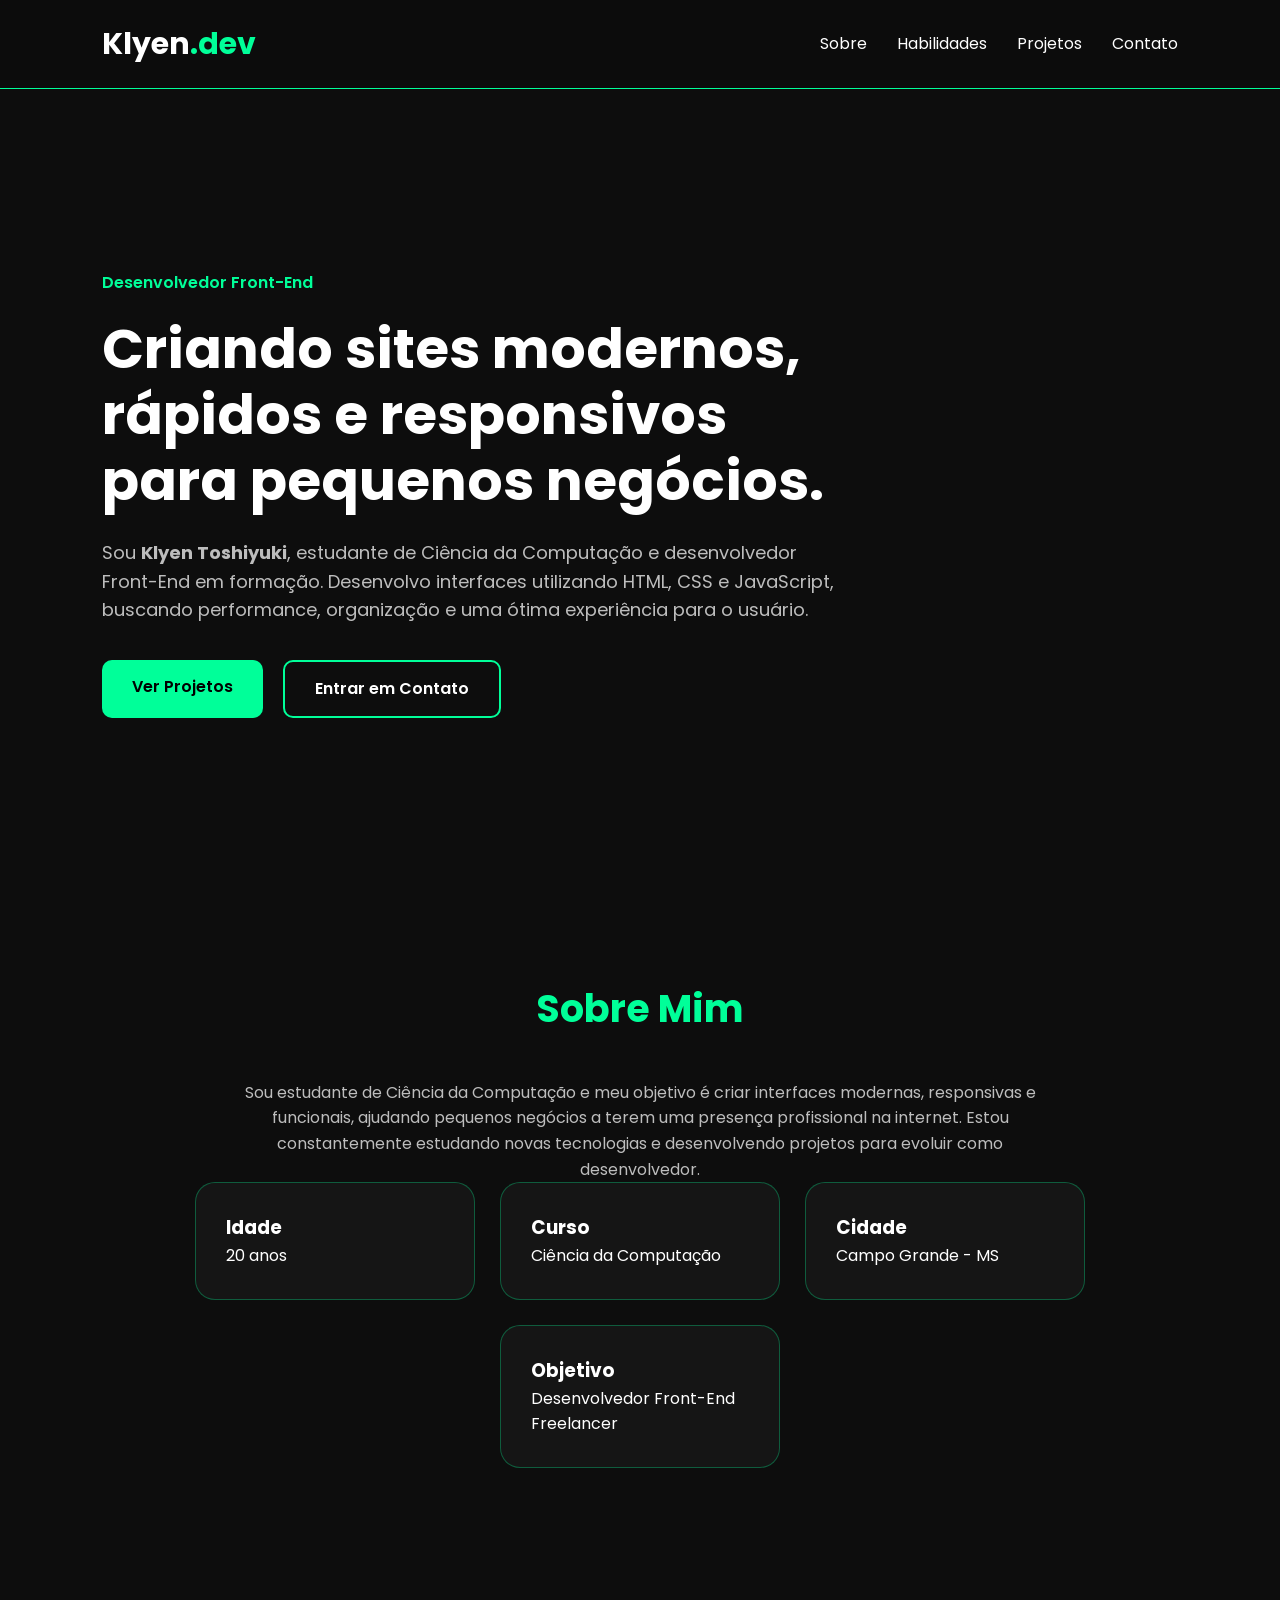
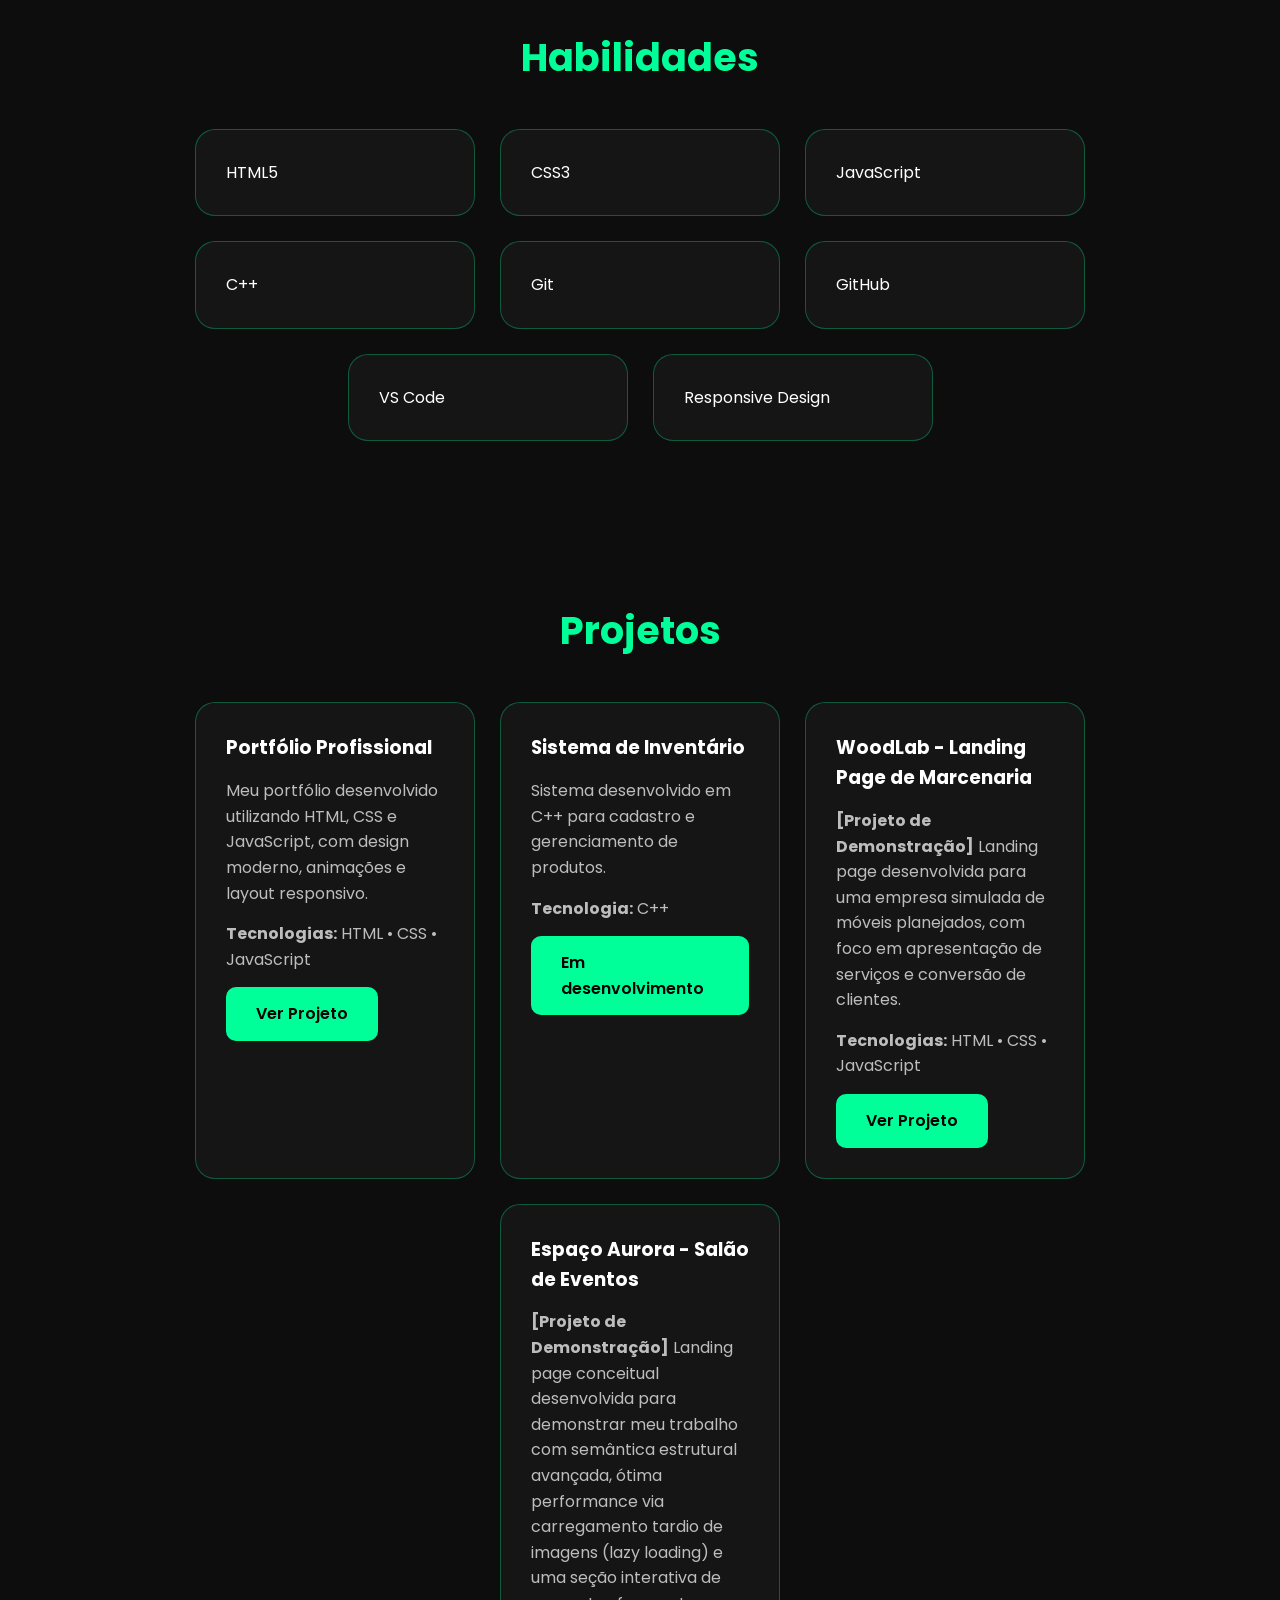
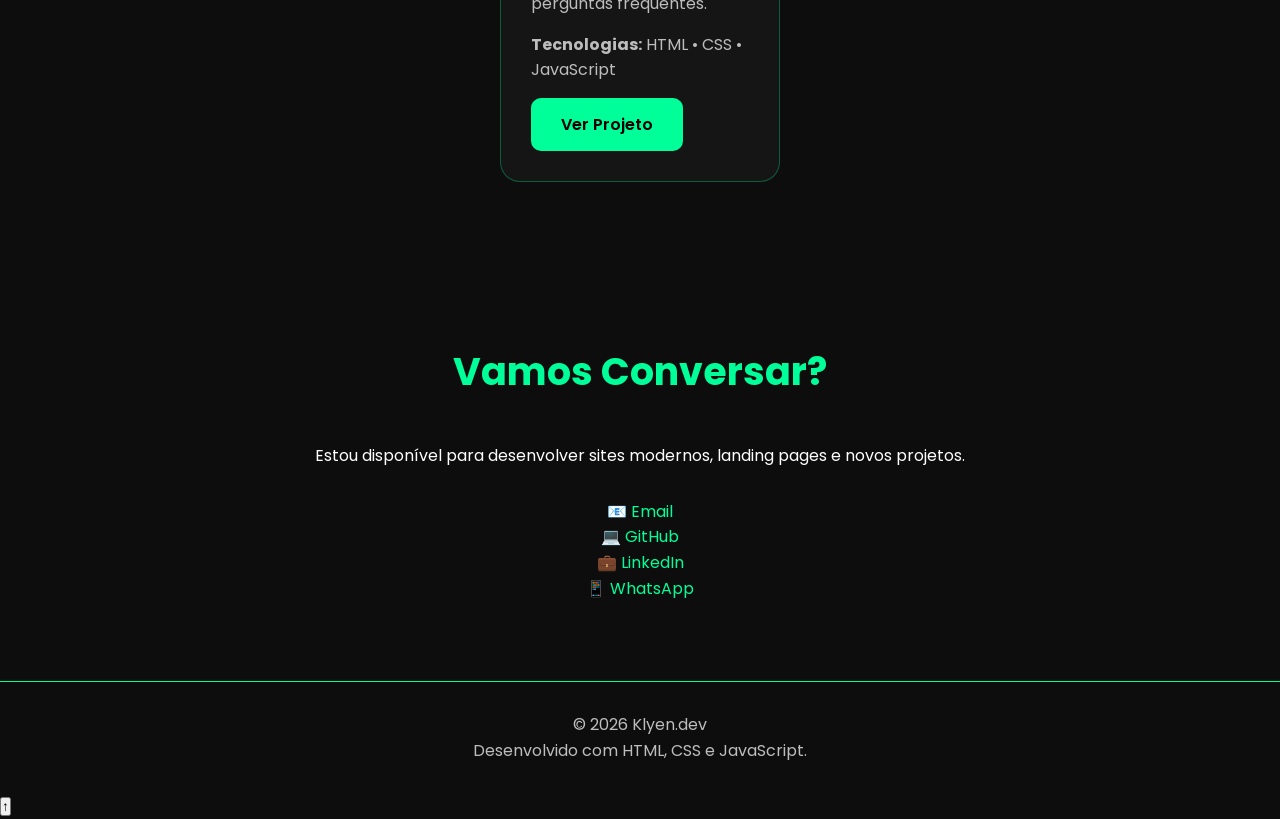
<file: index.html>
<!DOCTYPE html>
<html lang="pt-BR">

<head>

    <meta charset="UTF-8">

    <meta name="viewport" content="width=device-width, initial-scale=1.0">


    <meta name="description"
    content="Portfólio de Klyen Toshiyuki, desenvolvedor Front-End em formação especializado na criação de sites modernos, rápidos e responsivos para pequenos negócios.">


    <meta name="keywords"
    content="Portfólio, Desenvolvedor Front-End, HTML, CSS, JavaScript">


    <meta name="author" content="Klyen Toshiyuki">


    <title>Klyen Toshiyuki | Desenvolvedor Front-End</title>


    <link rel="preconnect" href="https://fonts.googleapis.com">

    <link rel="preconnect" href="https://fonts.gstatic.com" crossorigin>


    <link href="https://fonts.googleapis.com/css2?family=Poppins:wght@300;400;500;600;700;800&display=swap"
    rel="stylesheet">


    <link rel="stylesheet" href="style.css">


</head>


<body>


<header>


    <a href="#" class="logo">
        Klyen<span>.dev</span>
    </a>



    <nav>

        <a href="#sobre">Sobre</a>

        <a href="#habilidades">Habilidades</a>

        <a href="#projetos">Projetos</a>

        <a href="#contato">Contato</a>


    </nav>


</header>





<main>




<section class="home">


<div class="home-texto">


<p class="mini-titulo">
Desenvolvedor Front-End
</p>


<h1>
Criando sites modernos, rápidos e responsivos para pequenos negócios.
</h1>



<p class="descricao">

Sou <strong>Klyen Toshiyuki</strong>, estudante de Ciência da Computação
e desenvolvedor Front-End em formação.

Desenvolvo interfaces utilizando HTML, CSS e JavaScript,
buscando performance, organização e uma ótima experiência para o usuário.

</p>




<div class="botoes">


<a href="#projetos" class="btn">

Ver Projetos

</a>


<a href="#contato" class="btn-secundario">

Entrar em Contato

</a>


</div>



</div>


</section>







<section id="sobre">


<h2>
Sobre Mim
</h2>



<p class="texto-sobre">

Sou estudante de Ciência da Computação e meu objetivo é criar interfaces
modernas, responsivas e funcionais, ajudando pequenos negócios a terem
uma presença profissional na internet.

Estou constantemente estudando novas tecnologias e desenvolvendo projetos
para evoluir como desenvolvedor.

</p>




<div class="informacoes">


<div class="info">

<h3>
Idade
</h3>

<p>
20 anos
</p>

</div>



<div class="info">

<h3>
Curso
</h3>

<p>
Ciência da Computação
</p>

</div>



<div class="info">

<h3>
Cidade
</h3>

<p>
Campo Grande - MS
</p>

</div>



<div class="info">

<h3>
Objetivo
</h3>

<p>
Desenvolvedor Front-End Freelancer
</p>

</div>


</div>



</section>







<section id="habilidades">


<h2>
Habilidades
</h2>



<div class="cards">


<div class="card">
HTML5
</div>


<div class="card">
CSS3
</div>


<div class="card">
JavaScript
</div>


<div class="card">
C++
</div>


<div class="card">
Git
</div>


<div class="card">
GitHub
</div>


<div class="card">
VS Code
</div>


<div class="card">
Responsive Design
</div>


</div>


</section>








<section id="projetos">


<h2>
Projetos
</h2>



<div class="cards">



<article class="card projeto">


<h3>
Portfólio Profissional
</h3>


<p>

Meu portfólio desenvolvido utilizando HTML, CSS e JavaScript,
com design moderno, animações e layout responsivo.

</p>


<p>

<strong>Tecnologias:</strong>

HTML • CSS • JavaScript

</p>



<a href="#" class="btn-projeto">

Ver Projeto

</a>



</article>







<article class="card projeto">


<h3>
Sistema de Inventário
</h3>


<p>

Sistema desenvolvido em C++ para cadastro e gerenciamento
de produtos.

</p>


<p>

<strong>Tecnologia:</strong>

C++

</p>



<a href="#" class="btn-projeto">

Em desenvolvimento

</a>



</article>








<article class="card projeto">


<h3>
WoodLab - Landing Page de Marcenaria
</h3>


<p>

<strong>[Projeto de Demonstração]</strong> Landing page desenvolvida para uma empresa simulada de móveis planejados,
com foco em apresentação de serviços e conversão de clientes.

</p>



<p>

<strong>Tecnologias:</strong>

HTML • CSS • JavaScript

</p>




<a href="https://yukidotoshi.github.io/woodlab-landing-page/"
class="btn-projeto"
target="_blank">

Ver Projeto

</a>



</article>




<article class="card projeto">


<h3>
Espaço Aurora - Salão de Eventos
</h3>


<p>

<strong>[Projeto de Demonstração]</strong> Landing page conceitual desenvolvida para demonstrar meu trabalho com semântica estrutural avançada, ótima performance via carregamento tardio de imagens (lazy loading) e uma seção interativa de perguntas frequentes.

</p>



<p>

<strong>Tecnologias:</strong>

HTML • CSS • JavaScript

</p>




<a href="https://yukidotoshi.github.io/espaco-aurora/"
class="btn-projeto"
target="_blank">

Ver Projeto

</a>



</article>



</div>



</section>








<section id="contato">


<h2>
Vamos Conversar?
</h2>



<p>

Estou disponível para desenvolver sites modernos,
landing pages e novos projetos.

</p>




<div class="contatos">


<p>

📧

<a href="mailto:klyen.toshiyuki.26@gmail.com">

Email

</a>


</p>



<p>

💻

<a href="https://github.com/YukidoTOshi" target="_blank">

GitHub

</a>


</p>



<p>

💼

<a href="https://www.linkedin.com/in/klyen-toshiyuki-andrade-adania-8bb983380/"
target="_blank">

LinkedIn

</a>


</p>



<p>

📱

<a href="https://wa.me/5567992041017"
target="_blank">

WhatsApp

</a>


</p>



</div>



</section>




</main>







<footer>


<p>

© 2026 Klyen.dev

</p>



<p>

Desenvolvido com HTML, CSS e JavaScript.

</p>


</footer>





<script src="script.js"></script>



</body>


</html>
</file>
<file: style.css>
/* =========================
   CONFIGURAÇÕES GERAIS
========================= */

*{
    margin:0;
    padding:0;
    box-sizing:border-box;
    scroll-behavior:smooth;
}

:root{

    --fundo:#0d0d0d;
    --card:#151515;
    --verde:#00ff99;
    --branco:#ffffff;
    --cinza:#bdbdbd;

}


body{

    background:var(--fundo);

    color:var(--branco);

    font-family:"Poppins", sans-serif;

    line-height:1.6;

}


/* =========================
   HEADER
========================= */


header{

    position:sticky;

    top:0;

    z-index:1000;

    display:flex;

    justify-content:space-between;

    align-items:center;

    padding:20px 8%;

    background:rgba(13,13,13,0.9);

    backdrop-filter:blur(10px);

    border-bottom:1px solid var(--verde);

}


.logo{

    color:white;

    text-decoration:none;

    font-size:30px;

    font-weight:700;

}


.logo span{

    color:var(--verde);

}



nav{

    display:flex;

    gap:30px;

}



nav a{

    color:white;

    text-decoration:none;

    transition:.3s;

}



nav a:hover{

    color:var(--verde);

}



/* =========================
   HOME
========================= */


.home{

    min-height:90vh;

    display:flex;

    align-items:center;

    padding:80px 8%;

}


.home-texto{

    max-width:750px;

}



.mini-titulo{

    color:var(--verde);

    font-weight:600;

    margin-bottom:20px;

}


.home h1{

    font-size:55px;

    line-height:1.2;

    margin-bottom:25px;

}



.descricao{

    color:var(--cinza);

    font-size:18px;

    margin-bottom:35px;

}



/* =========================
   BOTÕES
========================= */


.botoes{

    display:flex;

    gap:20px;

}


.btn,
.btn-secundario,
.btn-projeto{


    padding:14px 30px;

    border-radius:10px;

    text-decoration:none;

    font-weight:600;

    transition:.3s;

}



.btn{

    background:var(--verde);

    color:black;

}



.btn:hover{

    transform:translateY(-5px);

    box-shadow:0 0 25px var(--verde);

}



.btn-secundario{

    border:2px solid var(--verde);

    color:white;

}


.btn-secundario:hover{

    background:var(--verde);

    color:black;

}



/* =========================
   SEÇÕES
========================= */


section{

    padding:80px 8%;

}


section h2{

    text-align:center;

    font-size:38px;

    color:var(--verde);

    margin-bottom:40px;

}



.texto-sobre{

    max-width:800px;

    margin:auto;

    text-align:center;

    color:var(--cinza);

}



/* =========================
   CARDS
========================= */


.cards,
.informacoes{

    display:flex;

    justify-content:center;

    flex-wrap:wrap;

    gap:25px;

}



.card,
.info{


    background:var(--card);

    width:280px;

    padding:30px;

    border-radius:20px;

    border:1px solid rgba(0,255,153,.3);

    transition:.3s;

}



.card:hover,
.info:hover{


    transform:translateY(-10px);

    box-shadow:0 0 25px rgba(0,255,153,.3);

}



.card h3{

    margin-bottom:15px;

}



/* =========================
   PROJETOS
========================= */


.projeto p{

    color:var(--cinza);

    margin:15px 0;

}



.btn-projeto{

    display:inline-block;

    background:var(--verde);

    color:black;

}



/* =========================
   CONTATO
========================= */


#contato{

    text-align:center;

}



#contato a{

    color:var(--verde);

    text-decoration:none;

}



.contatos{

    margin-top:30px;

}



/* =========================
   FOOTER
========================= */


footer{

    text-align:center;

    padding:30px;

    border-top:1px solid var(--verde);

    color:var(--cinza);

}



/* =========================
   RESPONSIVO
========================= */


@media(max-width:768px){


header{

    flex-direction:column;

    gap:20px;

}



nav{

    flex-wrap:wrap;

    justify-content:center;

}



.home{

    text-align:center;

}



.home h1{

    font-size:38px;

}



.botoes{

    justify-content:center;

    flex-direction:column;

}



.btn,
.btn-secundario{

    width:100%;

}



.card,
.info{

    width:100%;

}



}
</file>
